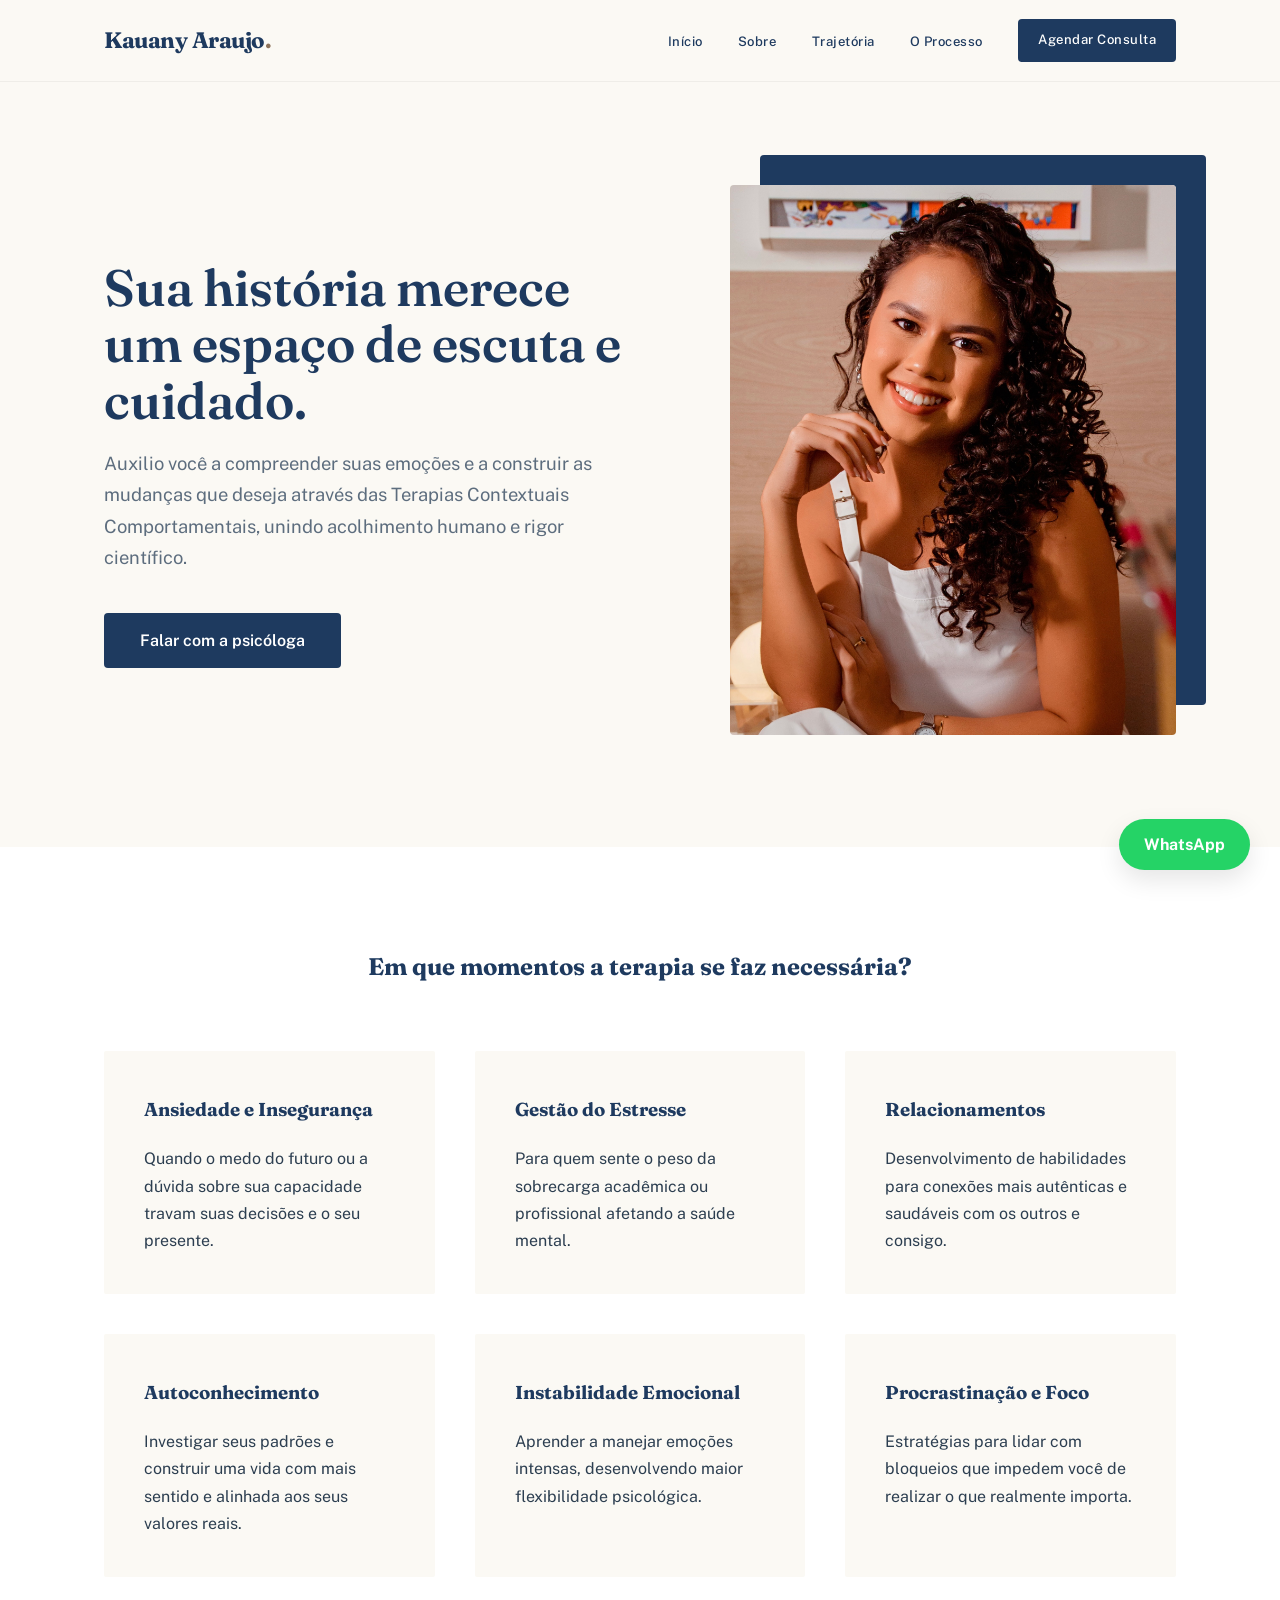
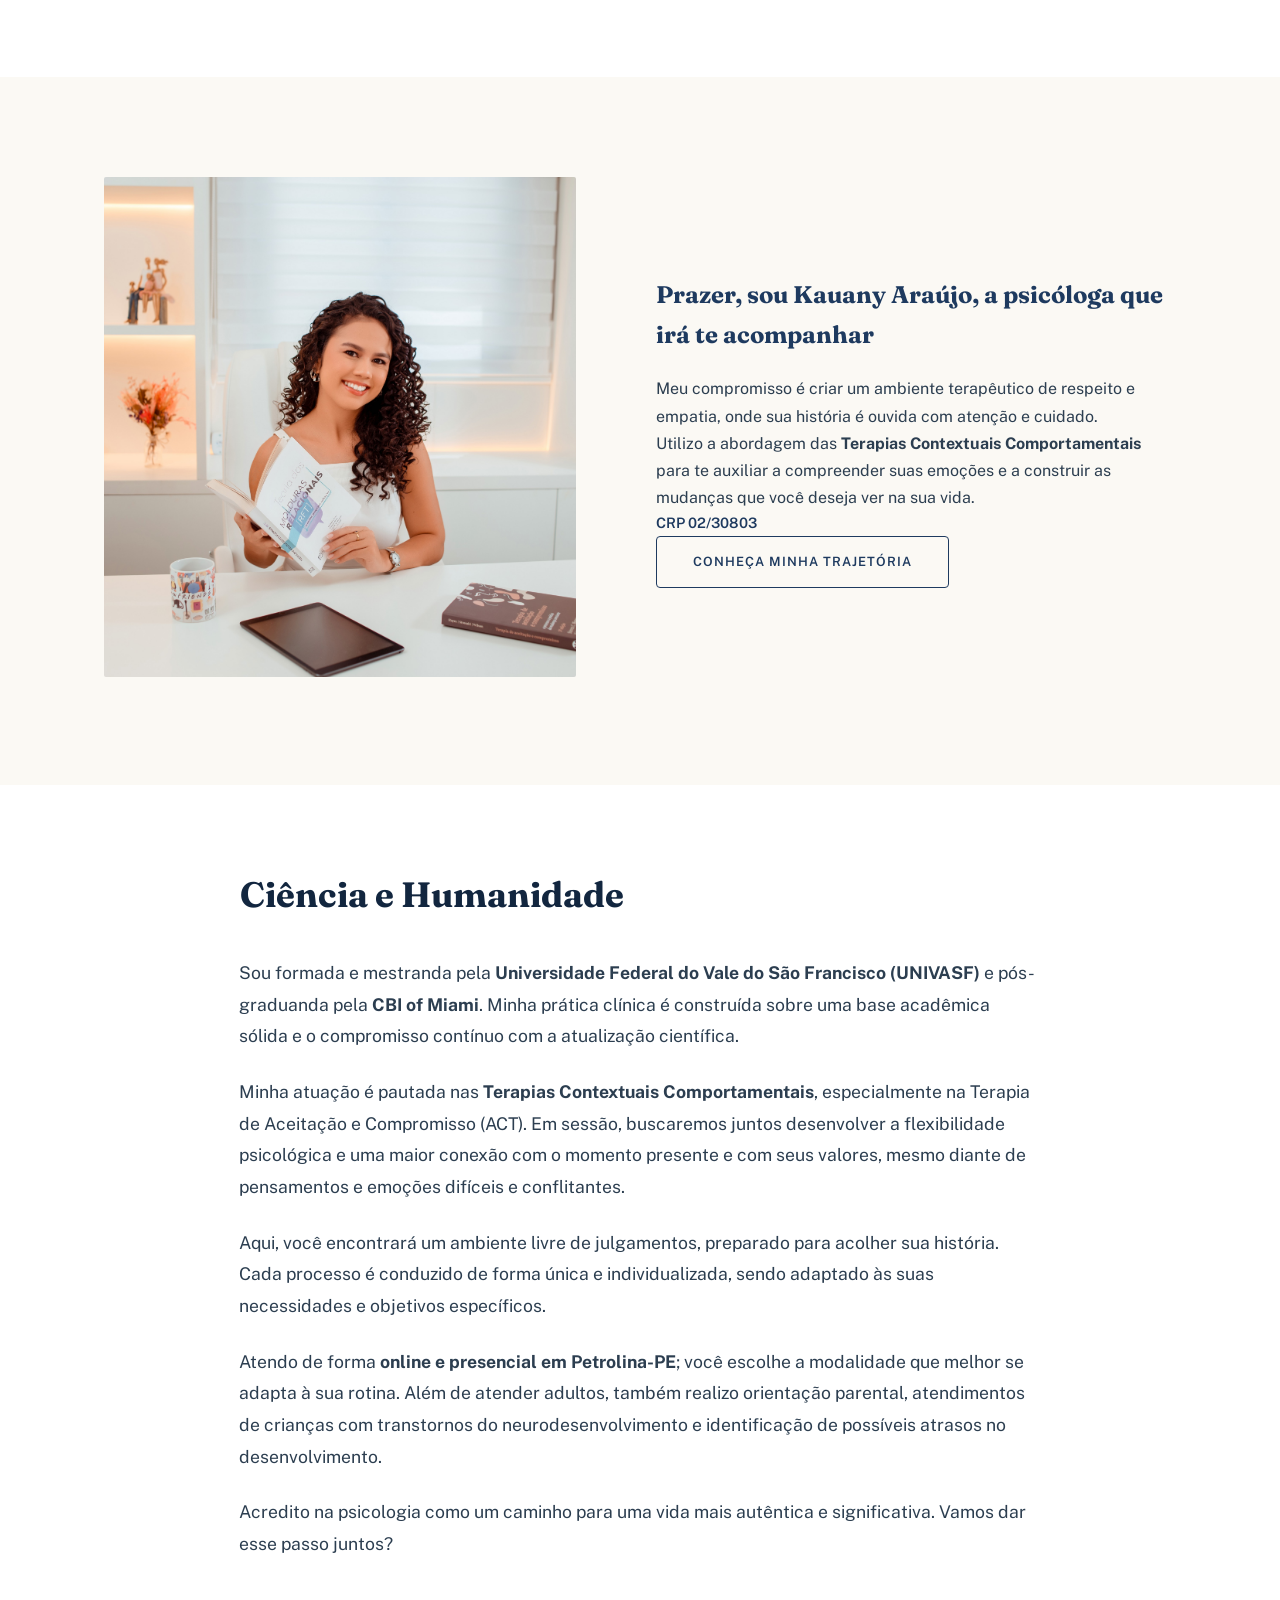
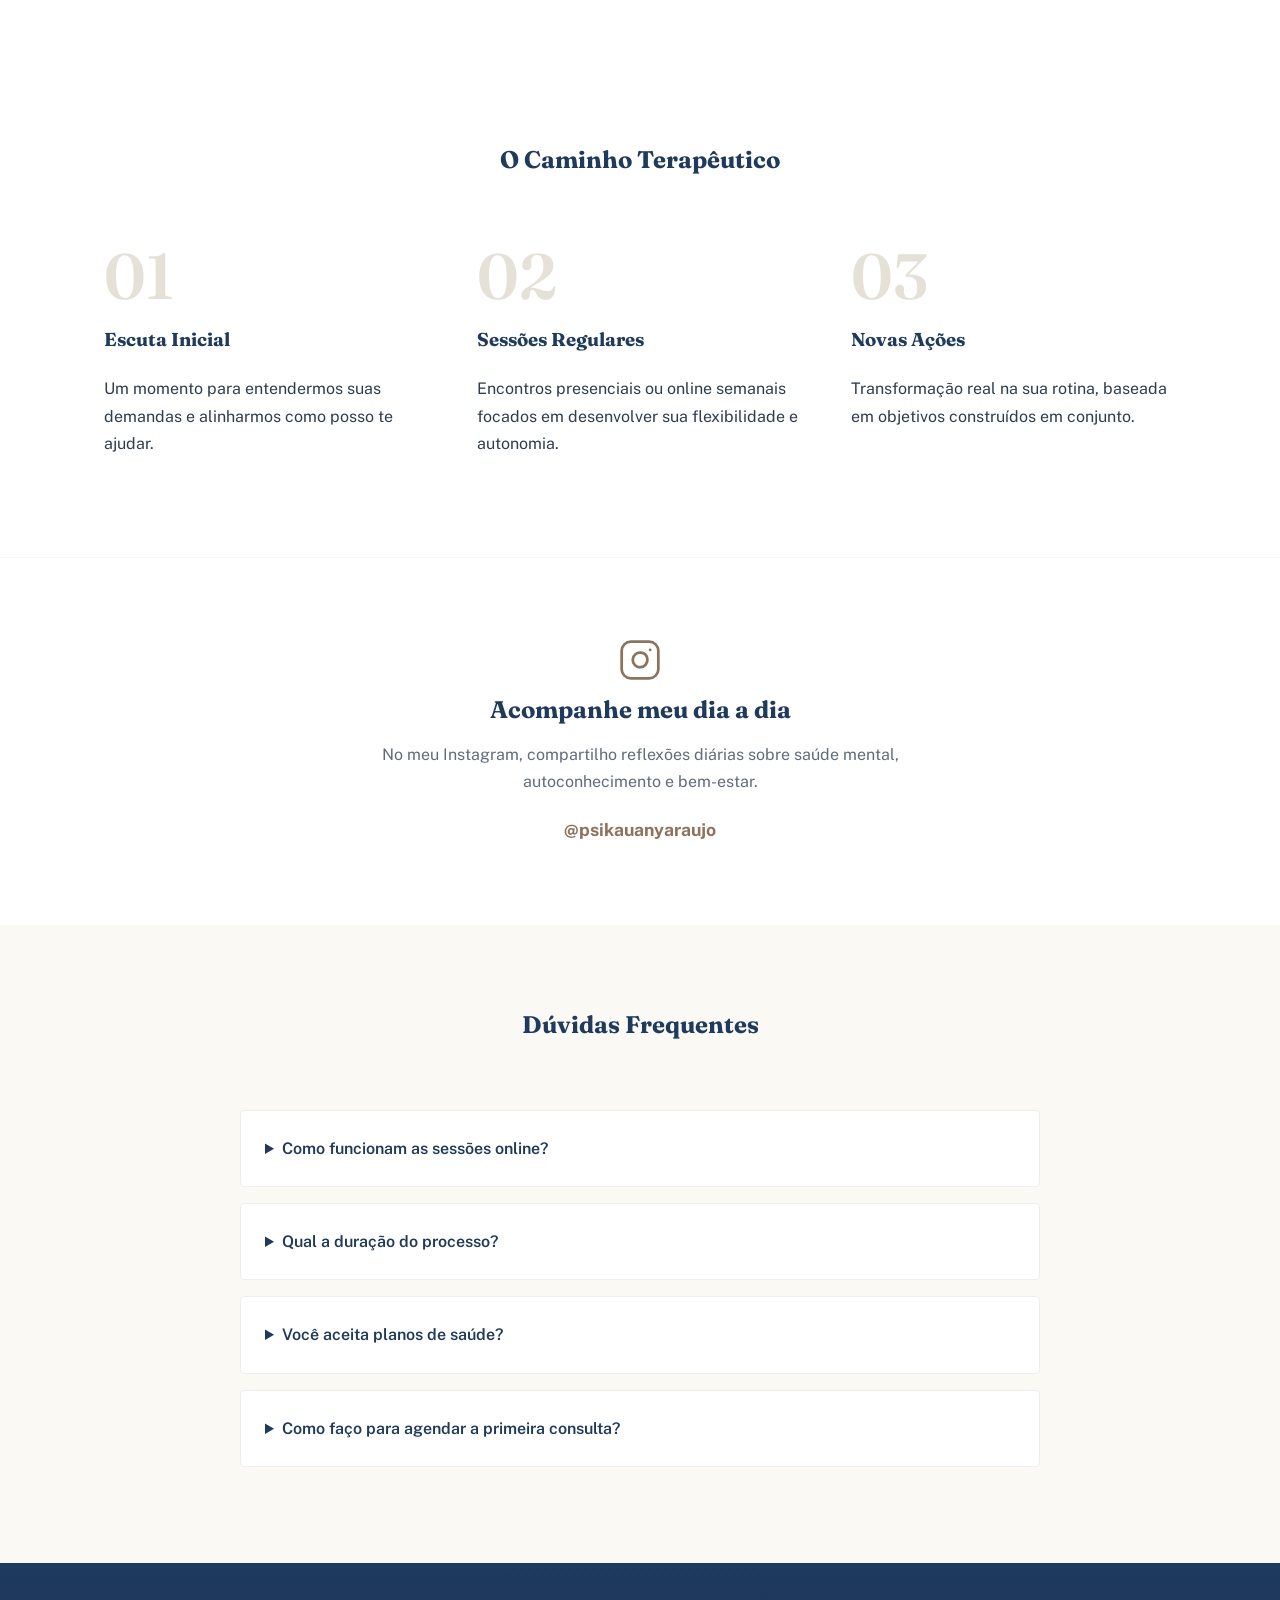
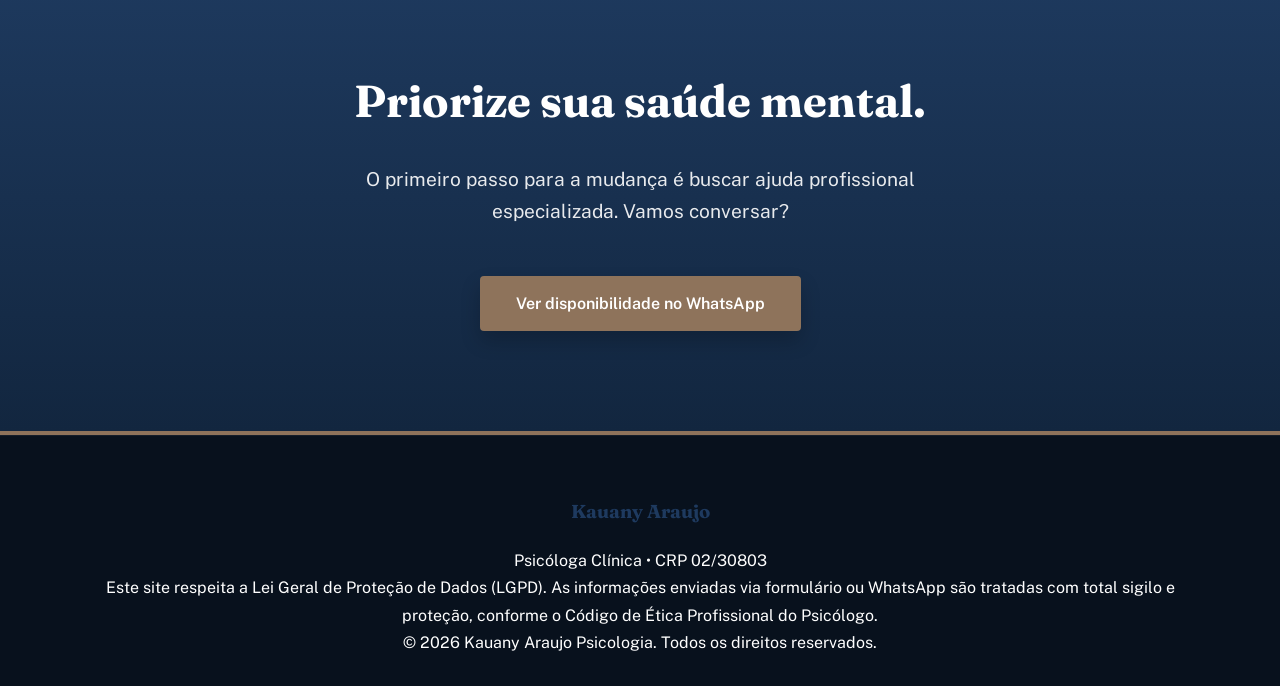
<file: index.html>
<!DOCTYPE html>
<html lang="pt-BR">
<head>
    <meta charset="UTF-8">
    <meta name="viewport" content="width=device-width, initial-scale=1.0">
    
    <title>Kauany Araujo | Psicóloga Clínica - CRP 02/30803</title>
    <meta name="description" content="Psicoterapia fundamentada em ciência e empatia com Kauany Araujo. Especialista em Terapias Contextuais para jovens e adultos. Atendimento online.">

    <link rel="preconnect" href="https://fonts.googleapis.com">
    <link rel="preconnect" href="https://fonts.gstatic.com" crossorigin>
    <link href="https://fonts.googleapis.com/css2?family=Fraunces:ital,opsz,wght@0,9..144,400;0,9..144,600;1,9..144,400&family=Public+Sans:wght@300;400;600&display=swap" rel="stylesheet">
    <meta name="google-site-verification" content="X_9aKH8AVLphyIGH6fULjMrtec4-AdY0nZzKr0CdJEc" />
    <link rel="stylesheet" href="assets/css/style.css">
    <link rel="apple-touch-icon" sizes="180x180" href="assets/img/apple-touch-icon.png">
<link rel="manifest" href="site.webmanifest">
    
<link rel="icon" href="data:image/svg+xml,<svg xmlns=%22http://www.w3.org/2000/svg%22 viewBox=%220 0 100 100%22><rect width=%22100%22 height=%22100%22 rx=%2220%22 fill=%22%231E3A5F%22/><text x=%2250%%22 y=%2255%%22 dominant-baseline=%22central%22 text-anchor=%22middle%22 font-family=%22Fraunces, serif%22 font-size=%2255%22 font-weight=%22600%22 fill=%22%23FBF9F4%22>KA</text></svg>"></head>
<body>

    <header class="header">
        <div class="container header-container">
           <div class="logo">
                Kauany Araujo<span class="dot">.</span>
            </div>
            
            <div class="mobile-menu-icon" onclick="toggleMenu()">
                <div class="bar"></div>
                <div class="bar"></div>
                <div class="bar"></div>
            </div>

            <nav class="nav">
                <ul class="nav-list">
                    <li><a href="#home" onclick="toggleMenu()">Início</a></li>
                    <li><a href="#sobre" onclick="toggleMenu()">Sobre</a></li>
                    <li><a href="#historia" onclick="toggleMenu()">Trajetória</a></li>
                    <li><a href="#como-funciona" onclick="toggleMenu()">O Processo</a></li>
                    <li><a href="#contato" class="btn btn-small" onclick="toggleMenu()">Agendar Consulta</a></li>
                </ul>
            </nav>
        </div>
    </header>

    <main>
        <section id="home" class="hero">
            <div class="container hero-container">
                <div class="hero-content">
                    <h1>Sua história merece um espaço de escuta e cuidado.</h1>
                    <p>Auxilio você a compreender suas emoções e a construir as mudanças que deseja através das Terapias Contextuais Comportamentais, unindo acolhimento humano e rigor científico.</p>
                    <a href="https://wa.me/558788270794?text=Olá, Kauany! Visitei seu site e gostaria de saber mais sobre o processo terapêutico." target="_blank" class="btn btn-primary">Falar com a psicóloga</a>
                </div>
                <div class="hero-image">
                    <img src="assets/img/IMG_4747.JPG.jpeg" alt="Psicóloga Kauany Araujo" class="hero-img">
                </div>
            </div>
        </section>

        <section id="dores" class="dores">
            <div class="container">
                <div class="section-header">
                    <h2>Em que momentos a terapia se faz necessária?</h2>
                </div>
                <div class="cards-grid">
                    <article class="card">
                        <h3>Ansiedade e Insegurança</h3>
                        <p>Quando o medo do futuro ou a dúvida sobre sua capacidade travam suas decisões e o seu presente.</p>
                    </article>
                    <article class="card">
                        <h3>Gestão do Estresse</h3>
                        <p>Para quem sente o peso da sobrecarga acadêmica ou profissional afetando a saúde mental.</p>
                    </article>
                    <article class="card">
                        <h3>Relacionamentos</h3>
                        <p>Desenvolvimento de habilidades para conexões mais autênticas e saudáveis com os outros e consigo.</p>
                    </article>
                    <article class="card">
                        <h3>Autoconhecimento</h3>
                        <p>Investigar seus padrões e construir uma vida com mais sentido e alinhada aos seus valores reais.</p>
                    </article>
                    <article class="card">
                        <h3>Instabilidade Emocional</h3>
                        <p>Aprender a manejar emoções intensas, desenvolvendo maior flexibilidade psicológica.</p>
                    </article>
                    <article class="card">
                        <h3>Procrastinação e Foco</h3>
                        <p>Estratégias para lidar com bloqueios que impedem você de realizar o que realmente importa.</p>
                    </article>
                </div>
            </div>
        </section>

        <section id="sobre" class="sobre">
            <div class="container sobre-container">
                <div class="sobre-image">
                    <img src="assets/img/IMG_4742.JPG.jpeg" alt="Psicóloga Kauany Araujo" class="sobre-img">
                </div>
                <div class="sobre-content">
                    <h2>Prazer, sou Kauany Araújo, a psicóloga que irá te acompanhar</h2>
                    <p>Meu compromisso é criar um ambiente terapêutico de respeito e empatia, onde sua história é ouvida com atenção e cuidado.</p>
                    <p>Utilizo a abordagem das <strong>Terapias Contextuais Comportamentais</strong> para te auxiliar a compreender suas emoções e a construir as mudanças que você deseja ver na sua vida.</p>
                    <p style="font-size: 0.9rem; color: var(--cor-principal); font-weight: 600;">CRP 02/30803</p>
                    <a href="#historia" class="btn btn-outline">Conheça minha trajetória</a>
                </div>
            </div>
        </section>

        <section id="historia" style="padding: 80px 0; background-color: #fff;">
            <div class="container" style="max-width: 850px; text-align: left;">
                <div class="section-header" style="text-align: left; margin-bottom: 2rem;">
                    <h2 style="font-size: 2.2rem; color: var(--cor-principal-dark);">Ciência e Humanidade</h2>
                </div>
                <div style="font-size: 1.1rem; color: var(--cor-texto); line-height: 1.8;">
                  <p style="margin-bottom: 1.5rem;">
                Sou formada e mestranda pela <strong>Universidade Federal do Vale do São Francisco (UNIVASF)</strong> e pós-graduanda pela <strong>CBI of Miami</strong>. Minha prática clínica é construída sobre uma base acadêmica sólida e o compromisso contínuo com a atualização científica.
            </p>

            <p style="margin-bottom: 1.5rem;">
                Minha atuação é pautada nas <strong>Terapias Contextuais Comportamentais</strong>, especialmente na Terapia de Aceitação e Compromisso (ACT). Em sessão, buscaremos juntos desenvolver a flexibilidade psicológica e uma maior conexão com o momento presente e com seus valores, mesmo diante de pensamentos e emoções difíceis e conflitantes.
            </p>

            <p style="margin-bottom: 1.5rem;">
                Aqui, você encontrará um ambiente livre de julgamentos, preparado para acolher sua história. Cada processo é conduzido de forma única e individualizada, sendo adaptado às suas necessidades e objetivos específicos.
            </p>

            <p style="margin-bottom: 1.5rem;">
                Atendo de forma <strong>online e presencial em Petrolina-PE</strong>; você escolhe a modalidade que melhor se adapta à sua rotina. Além de atender adultos, também realizo orientação parental, atendimentos de crianças com transtornos do neurodesenvolvimento e identificação de possíveis atrasos no desenvolvimento.
            </p>
            
            <p>
                Acredito na psicologia como um caminho para uma vida mais autêntica e significativa. Vamos dar esse passo juntos?
            </p>
        </div>
    </div>
</section>

        <section id="como-funciona" class="processo">
            <div class="container">
                <div class="section-header">
                    <h2>O Caminho Terapêutico</h2>
                </div>
                <div class="steps-grid">
                    <div class="step">
                        <span class="step-number">01</span>
                        <h3>Escuta Inicial</h3>
                        <p>Um momento para entendermos suas demandas e alinharmos como posso te ajudar.</p>
                    </div>
                    <div class="step">
                        <span class="step-number">02</span>
                        <h3>Sessões Regulares</h3>
                        <p>Encontros presenciais ou online semanais focados em desenvolver sua flexibilidade e autonomia.</p>
                    </div>
                    <div class="step">
                        <span class="step-number">03</span>
                        <h3>Novas Ações</h3>
                        <p>Transformação real na sua rotina, baseada em objetivos construídos em conjunto.</p>
                    </div>
                </div>
            </div>
        </section>


        <section id="social-cta" class="social-section">
    <div class="container social-container">
        <div class="social-icon">
            <svg width="44" height="44" viewBox="0 0 24 24" fill="none" stroke="var(--cor-destaque)" stroke-width="1.5" stroke-linecap="round" stroke-linejoin="round"><rect x="2" y="2" width="20" height="20" rx="5" ry="5"></rect><path d="M16 11.37A4 4 0 1 1 12.63 8 4 4 0 0 1 16 11.37z"></path><line x1="17.5" y1="6.5" x2="17.51" y2="6.5"></line></svg>
        </div>
        <h2>Acompanhe meu dia a dia</h2>
        <p>No meu Instagram, compartilho reflexões diárias sobre saúde mental, autoconhecimento e bem-estar.</p>
        <a href="https://instagram.com/@psikauanyaraujo" target="_blank" class="instagram-handle">@psikauanyaraujo</a>
    </div>
</section>
        <section id="faq" style="padding: 80px 0; background-color: var(--cor-fundo);">
            <div class="container">
                <div class="section-header">
                    <h2>Dúvidas Frequentes</h2>
                </div>
                <div class="faq-grid" style="max-width: 800px; margin: 40px auto 0;">
                    <details class="faq-item">
                        <summary>Como funcionam as sessões online?</summary>
                        <div class="faq-content">
                            <p>As sessões ocorrem por videochamada em plataforma segura e sigilosa. A eficácia é comprovada cientificamente e oferece a conveniência de realizar o atendimento de onde você estiver.</p>
                        </div>
                    </details>
                    <details class="faq-item">
                        <summary>Qual a duração do processo?</summary>
                        <div class="faq-content">
                            <p>A psicoterapia não tem um tempo fixo, pois cada pessoa tem seu ritmo. No entanto, trabalhamos com objetivos claros para que você perceba sua evolução ao longo do tempo.</p>
                        </div>
                    </details>
                    <details class="faq-item">
                        <summary>Você aceita planos de saúde?</summary>
                        <div class="faq-content">
                            <p>Atendo de forma particular, mas emito recibos para que você possa solicitar o reembolso junto ao seu plano de saúde, caso ele ofereça essa modalidade.</p>
                        </div>
                    </details>
                    <details class="faq-item">
                        <summary>Como faço para agendar a primeira consulta?</summary>
                        <div class="faq-content">
                            <p>Basta clicar em qualquer botão de agendamento deste site. Você será direcionado para o meu WhatsApp, onde combinaremos o melhor horário.</p>
                        </div>
                    </details>
                </div>
            </div>
        </section>

        <section id="contato" class="cta-final">
            <div class="container cta-container">
                <h2>Priorize sua saúde mental.</h2>
                <p>O primeiro passo para a mudança é buscar ajuda profissional especializada. Vamos conversar?</p>
                <a href="https://wa.me/558788270794?text=Olá, Kauany! Visitei seu site e gostaria de saber mais sobre o processo terapêutico." target="_blank" class="btn btn-primary cta-btn">Ver disponibilidade no WhatsApp</a>
            </div>
        </section>
    </main>

   <footer class="footer">
    <div class="container footer-content">
        <div class="footer-brand">
            <h3>Kauany Araujo</h3>
            <p>Psicóloga Clínica • CRP 02/30803</p>
        </div>
        
        <div class="footer-legal">
            <p>Este site respeita a Lei Geral de Proteção de Dados (LGPD). As informações enviadas via formulário ou WhatsApp são tratadas com total sigilo e proteção, conforme o Código de Ética Profissional do Psicólogo.</p>
        </div>

        <div class="footer-copyright">
            <p>&copy; 2026 Kauany Araujo Psicologia. Todos os direitos reservados.</p>
        </div>
    </div>
</footer>

    <a href="https://wa.me/558788270794?text=Olá, Kauany! Visitei seu site e gostaria de saber mais sobre o processo terapêutico." class="whatsapp-float" target="_blank">WhatsApp</a>

    <script src="assets/js/main.js"></script>
    
    <script type="application/ld+json">
    {
      "@context": "https://schema.org",
      "@type": "Physician", 
      "name": "Kauany Araujo Psicologia",
      "image": "assets/img/Kauany-hero.png",
      "telephone": "+5587988270794", 
      "address": {
        "@type": "PostalAddress",
        "addressLocality": "Online",
        "addressCountry": "BR"
      },
      "medicalSpecialty": "Psychology",
      "priceRange": "$$"
    }
    </script>
</body>
</html>
</file>
<file: assets/css/style.css>
/* --- 1. Variáveis --- */
:root {
    --cor-principal: #1E3A5F;
    --cor-principal-dark: #12263F; 
    --cor-fundo: #FBF9F4;
    --cor-fundo-card: #FFFFFF;     
    --cor-texto: #2C3E50;          
    --cor-texto-suave: #5D6D7E;    
    --cor-destaque: #8E735B;       
    
    --fonte-titulo: 'Fraunces', serif;
    --fonte-corpo: 'Public Sans', sans-serif;
    
    --container-width: 1120px;
    --espacamento-padrao: 100px;
}

/* --- 2. Reset --- */
* { margin: 0; padding: 0; box-sizing: border-box; }
html { scroll-behavior: smooth; }
a { text-decoration: none; }

body {
    font-family: var(--fonte-corpo);
    background-color: var(--cor-fundo);
    color: var(--cor-texto);
    line-height: 1.7;
    -webkit-font-smoothing: antialiased;
}

/* --- 3. Utilitários --- */
.container { max-width: var(--container-width); margin: 0 auto; padding: 0 24px; }
h1, h2, h3 { font-family: var(--fonte-titulo); color: var(--cor-principal); margin-bottom: 1.2rem; }

/* --- 4. Botões --- */
.btn { display: inline-block; padding: 14px 36px; border-radius: 4px; font-weight: 600; transition: all 0.4s ease; cursor: pointer; border: none; }
.btn-primary { background-color: var(--cor-principal); color: #fff; }
.btn-primary:hover { background-color: var(--cor-destaque); transform: translateY(-2px); }

/* CORREÇÃO: Botão da Nav agora com texto visível e formato adequado */
.btn-small { 
    padding: 10px 20px; 
    font-size: 0.8rem; /* Fonte menor conforme pedido */
    background-color: var(--cor-principal); 
    color: #ffffff !important; 
    display: inline-flex;
    align-items: center;
    justify-content: center;
    text-transform: none; /* Não uppercase */
}
.btn-small:hover { background-color: var(--cor-destaque); }

.btn-outline { border: 1px solid var(--cor-principal); color: var(--cor-principal); text-transform: uppercase; letter-spacing: 1px; font-size: 0.8rem; }

/* --- 5. Header --- */
.header { background-color: rgba(255, 255, 255, 0.98); padding: 1.2rem 0; position: sticky; top: 0; z-index: 1000; border-bottom: 1px solid rgba(0,0,0,0.05); }
.header-container { display: flex; justify-content: space-between; align-items: center; }
.logo { font-family: var(--fonte-titulo); font-size: 1.4rem; font-weight: 700; color: var(--cor-principal); letter-spacing: -0.5px; }
.logo .dot { color: var(--cor-destaque); }

/* CORREÇÃO: Nav-list com fontes menores e sem uppercase obrigatório */
.nav-list { display: flex; list-style: none; gap: 2.2rem; align-items: center; }
.nav-list a { 
    color: var(--cor-principal); 
    font-weight: 500; 
    font-size: 0.85rem; /* Fonte menor */
    text-transform: none; /* Removido uppercase */
    transition: 0.3s; 
}
.nav-list a:hover { color: var(--cor-destaque); }

/* --- 6. Hero --- */
.hero { padding: 80px 0; min-height: 85vh; display: flex; align-items: center; }
.hero-container { display: grid; grid-template-columns: 1.1fr 0.9fr; gap: 5rem; align-items: center; }
.hero-content h1 { font-size: 3.2rem; line-height: 1.1; font-weight: 600; }
.hero-content p { font-size: 1.15rem; color: var(--cor-texto-suave); margin-bottom: 2.5rem; max-width: 520px; }
.hero-img { width: 100%; height: 550px; object-fit: cover; border-radius: 4px; box-shadow: 30px -30px 0px var(--cor-principal); }

/* --- 7. Cards --- */
.dores { padding: var(--espacamento-padrao) 0; background-color: #fff; }
.section-header { text-align: center; max-width: 800px; margin: 0 auto 4rem; }
.cards-grid { display: grid; grid-template-columns: repeat(auto-fit, minmax(320px, 1fr)); gap: 2.5rem; }
.card { background: var(--cor-fundo); padding: 2.5rem; border-radius: 2px; transition: 0.4s; border-top: 3px solid transparent; }
.card:hover { transform: translateY(-8px); border-top-color: var(--cor-destaque); box-shadow: 0 15px 35px rgba(0,0,0,0.05); }

/* --- 8. Sobre --- */
.sobre { padding: var(--espacamento-padrao) 0; }
.sobre-container { display: grid; grid-template-columns: 1fr 1.1fr; gap: 5rem; align-items: center; }
.sobre-img { width: 100%; height: 500px; object-fit: cover; border-radius: 2px; }

/* --- 9. Processo --- */
.processo { padding: var(--espacamento-padrao) 0; background-color: #fff; }
.steps-grid { display: grid; grid-template-columns: repeat(auto-fit, minmax(280px, 1fr)); gap: 3rem; margin-top: 4rem; }
.step { text-align: left; }
.step-number { font-family: var(--fonte-titulo); font-size: 4rem; color: #E5E1D6; font-weight: 600; line-height: 1; margin-bottom: 1rem; display: block; }

/* --- 10. Seção Contato Final (CTA) - CORREÇÃO: "Mais Vida" --- */
.cta-final { 
    padding: 120px 0; 
    background: linear-gradient(135deg, var(--cor-principal) 0%, var(--cor-principal-dark) 100%); 
    color: white; 
    text-align: center; 
    position: relative;
    overflow: hidden;
}
.cta-final h2 { color: #fff; font-size: 2.8rem; margin-bottom: 1.5rem; }
.cta-final p { font-size: 1.2rem; max-width: 600px; margin: 0 auto 3rem; opacity: 0.9; }
.cta-btn { background-color: var(--cor-destaque) !important; color: #fff; box-shadow: 0 10px 20px rgba(0,0,0,0.2); }

/* --- 11. Footer - CORREÇÃO: Divisão Visual --- */
.footer { 
    background-color: #0d1724; /* Um tom ainda mais escuro para dividir da CTA */
    color: white; 
    padding: 3.5rem 0; 
    text-align: center; 
    border-top: 1px solid rgba(255,255,255,0.05);
}

.whatsapp-float { position: fixed; bottom: 30px; right: 30px; background: #25D366; color: #fff; padding: 12px 25px; border-radius: 50px; font-weight: 700; z-index: 1000; box-shadow: 0 10px 25px rgba(0,0,0,0.1); }

/* FAQ Items */
.faq-item { background: #fff; margin-bottom: 1rem; border: 1px solid #eee; border-radius: 4px; }
summary { padding: 1.5rem; font-weight: 600; cursor: pointer; color: var(--cor-principal); }
.faq-content { padding: 0 1.5rem 1.5rem; color: var(--cor-texto-suave); font-size: 0.95rem; }

/* Responsividade */
@media (max-width: 992px) {
    .hero-container, .sobre-container { grid-template-columns: 1fr; gap: 3rem; text-align: center; }
    .hero-content h1 { font-size: 2.5rem; }
    .hero-image { order: -1; height: 400px; }
}

/* --- Ajustes de Navegação --- */
.nav-list a { 
    font-size: 0.82rem; /* Menor como solicitado */
    text-transform: none; /* Remove o ALL CAPS se houver */
    letter-spacing: 0.5px;
    font-weight: 500;
}

/* Correção do Botão Vazio na Nav */
.btn-small {
    display: inline-flex !important;
    align-items: center;
    justify-content: center;
    min-width: 150px; /* Garante espaço para o texto */
    color: #ffffff !important;
    visibility: visible !important;
}

/* --- Seção Instagram --- */
.social-section {
    padding: 80px 0;
    background-color: #fff;
    text-align: center;
    border-top: 1px solid rgba(0,0,0,0.03);
}
.social-container h2 { margin-bottom: 10px; }
.social-container p { max-width: 550px; margin: 0 auto 20px; color: var(--cor-texto-suave); }
.instagram-handle { 
    color: var(--cor-destaque); 
    font-weight: 700; 
    font-size: 1.1rem; 
    border-bottom: 2px solid transparent;
    transition: 0.3s;
}
.instagram-handle:hover { border-bottom-color: var(--cor-destaque); }

/* --- Divisão Visual CTA vs Footer --- */
.cta-final {
    background: linear-gradient(180deg, var(--cor-principal) 0%, var(--cor-principal-dark) 100%);
    padding: 100px 0;
    border-bottom: 4px solid var(--cor-destaque); /* Linha de divisão "viva" */
}

.footer {
    background-color: #08111d; /* Tom muito mais escuro para quebra visual */
    padding: 60px 0 30px;
}
</file>
